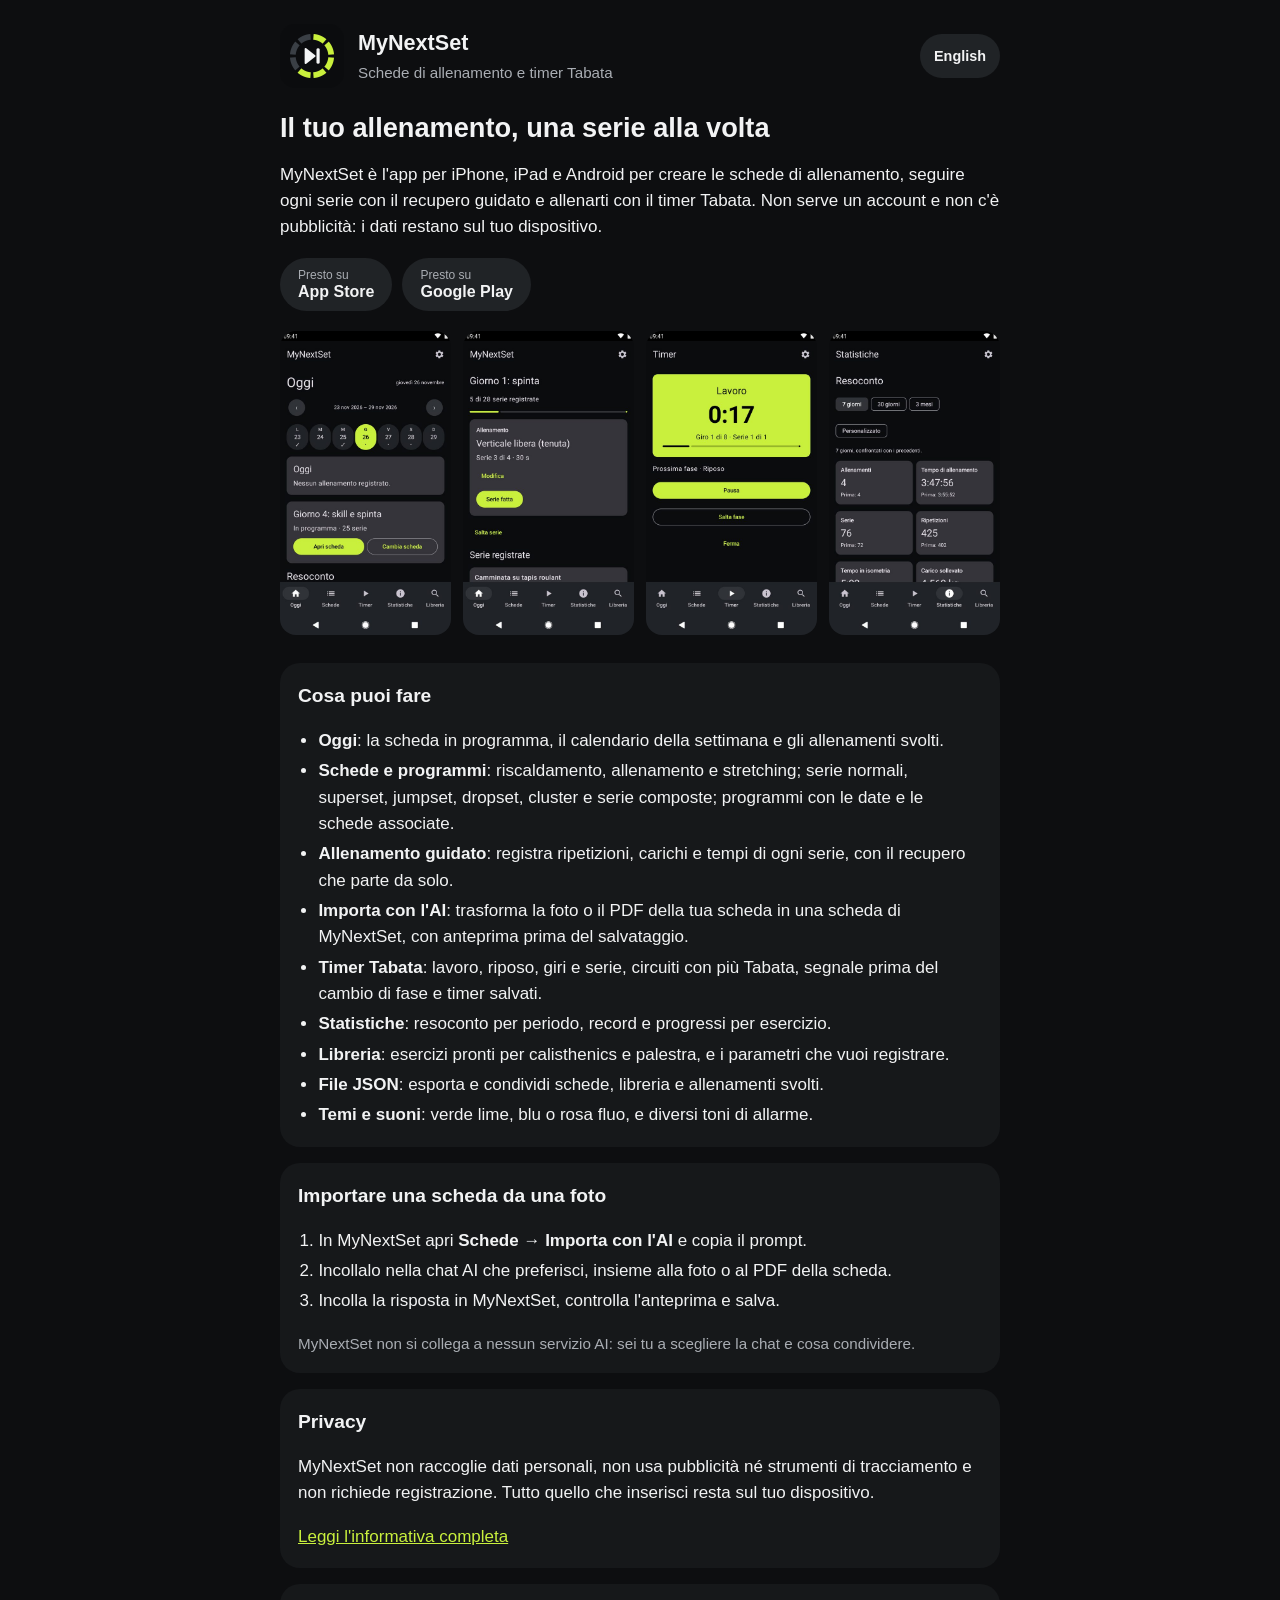
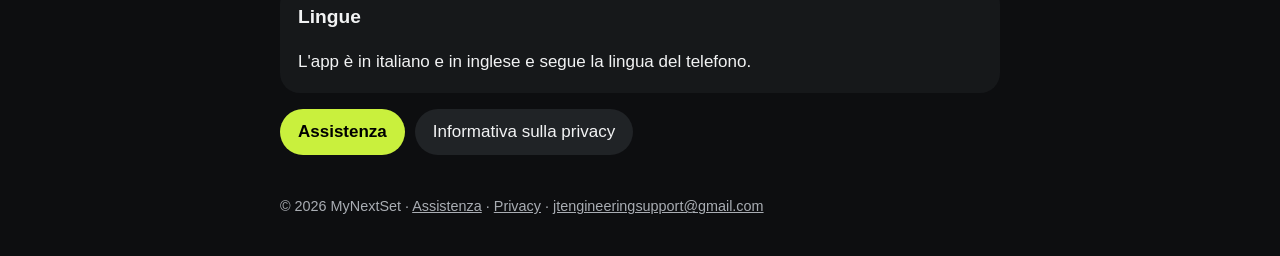
<file: index.html>
<!doctype html>
<html lang="it">
<head>
  <meta charset="utf-8">
  <meta name="viewport" content="width=device-width, initial-scale=1, viewport-fit=cover">
  <title>MyNextSet – Schede di allenamento e timer Tabata</title>
  <meta name="description" content="MyNextSet è l'app per iPhone, iPad e Android per creare le schede di allenamento, seguire ogni serie con il recupero guidato e usare il timer Tabata. Senza account: i dati restano sul dispositivo.">
  <meta name="theme-color" content="#0d0e10">
  <meta property="og:title" content="MyNextSet – Schede di allenamento e timer Tabata">
  <meta property="og:description" content="Crea le tue schede o importale da una foto, segui ogni serie e allenati con il timer Tabata. Senza account, dati sul tuo dispositivo.">
  <meta property="og:image" content="https://dm1l1t0.github.io/mynextset_support/icona.png">
  <link rel="alternate" hreflang="it" href="https://dm1l1t0.github.io/mynextset_support/">
  <link rel="alternate" hreflang="en" href="https://dm1l1t0.github.io/mynextset_support/en/">
  <link rel="icon" type="image/png" href="favicon.png">
  <link rel="apple-touch-icon" href="apple-touch-icon.png">
  <link rel="stylesheet" href="stile.css">
</head>
<body>
<main>
  <header>
    <img src="icona.png" alt="" width="64" height="64">
    <div class="marchio">
      <strong>MyNextSet</strong>
      <span>Schede di allenamento e timer Tabata</span>
    </div>
    <a class="lingua" href="en/" hreflang="en" lang="en">English</a>
  </header>

  <h1>Il tuo allenamento, una serie alla volta</h1>
  <p>MyNextSet è l'app per iPhone, iPad e Android per creare le schede di allenamento, seguire ogni serie con il recupero guidato e allenarti con il timer Tabata. Non serve un account e non c'è pubblicità: i dati restano sul tuo dispositivo.</p>

  <div class="links">
    <span class="store"><small>Presto su</small><strong>App Store</strong></span>
    <span class="store"><small>Presto su</small><strong>Google Play</strong></span>
  </div>

  <div class="galleria">
    <img src="img/it/01-oggi.jpg" alt="Oggi: calendario della settimana e scheda in programma" width="540" height="960">
    <img src="img/it/03-allenamento.jpg" alt="Allenamento guidato con le serie registrate" width="540" height="960" loading="lazy">
    <img src="img/it/04-tabata.jpg" alt="Timer Tabata in corso, fase di lavoro" width="540" height="960" loading="lazy">
    <img src="img/it/06-statistiche.jpg" alt="Statistiche: resoconto della settimana" width="540" height="960" loading="lazy">
  </div>

  <div class="card">
    <h2>Cosa puoi fare</h2>
    <ul>
      <li><strong>Oggi</strong>: la scheda in programma, il calendario della settimana e gli allenamenti svolti.</li>
      <li><strong>Schede e programmi</strong>: riscaldamento, allenamento e stretching; serie normali, superset, jumpset, dropset, cluster e serie composte; programmi con le date e le schede associate.</li>
      <li><strong>Allenamento guidato</strong>: registra ripetizioni, carichi e tempi di ogni serie, con il recupero che parte da solo.</li>
      <li><strong>Importa con l'AI</strong>: trasforma la foto o il PDF della tua scheda in una scheda di MyNextSet, con anteprima prima del salvataggio.</li>
      <li><strong>Timer Tabata</strong>: lavoro, riposo, giri e serie, circuiti con più Tabata, segnale prima del cambio di fase e timer salvati.</li>
      <li><strong>Statistiche</strong>: resoconto per periodo, record e progressi per esercizio.</li>
      <li><strong>Libreria</strong>: esercizi pronti per calisthenics e palestra, e i parametri che vuoi registrare.</li>
      <li><strong>File JSON</strong>: esporta e condividi schede, libreria e allenamenti svolti.</li>
      <li><strong>Temi e suoni</strong>: verde lime, blu o rosa fluo, e diversi toni di allarme.</li>
    </ul>
  </div>

  <div class="card">
    <h2>Importare una scheda da una foto</h2>
    <ol>
      <li>In MyNextSet apri <strong>Schede → Importa con l'AI</strong> e copia il prompt.</li>
      <li>Incollalo nella chat AI che preferisci, insieme alla foto o al PDF della scheda.</li>
      <li>Incolla la risposta in MyNextSet, controlla l'anteprima e salva.</li>
    </ol>
    <p class="muted">MyNextSet non si collega a nessun servizio AI: sei tu a scegliere la chat e cosa condividere.</p>
  </div>

  <div class="card">
    <h2>Privacy</h2>
    <p>MyNextSet non raccoglie dati personali, non usa pubblicità né strumenti di tracciamento e non richiede registrazione. Tutto quello che inserisci resta sul tuo dispositivo.</p>
    <p><a href="privacy.html">Leggi l'informativa completa</a></p>
  </div>

  <div class="card">
    <h2>Lingue</h2>
    <p>L'app è in italiano e in inglese e segue la lingua del telefono.</p>
  </div>

  <div class="links">
    <a class="button" href="supporto.html">Assistenza</a>
    <a href="privacy.html">Informativa sulla privacy</a>
  </div>

  <footer>
    <p>© 2026 MyNextSet · <a href="supporto.html">Assistenza</a> · <a href="privacy.html">Privacy</a> · <a href="mailto:jtengineeringsupport@gmail.com">jtengineeringsupport@gmail.com</a></p>
  </footer>
</main>
</body>
</html>
</file>
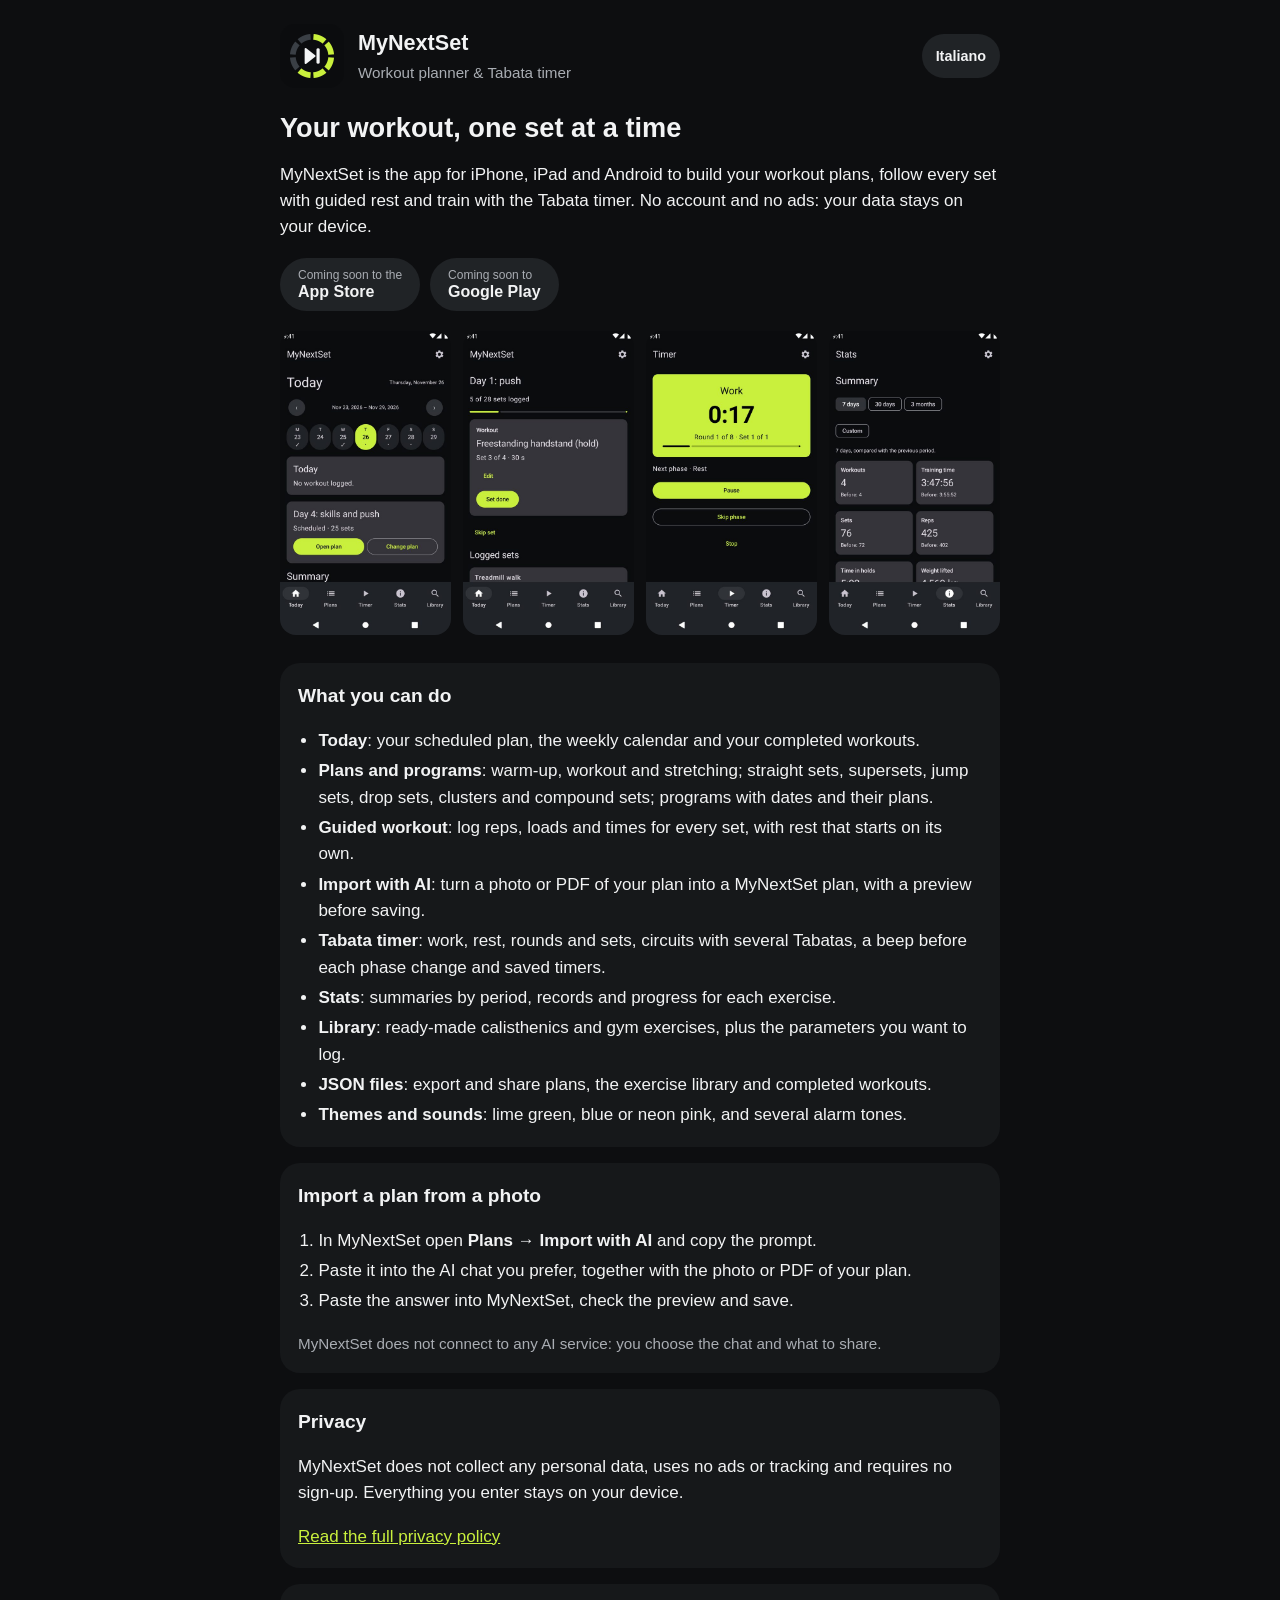
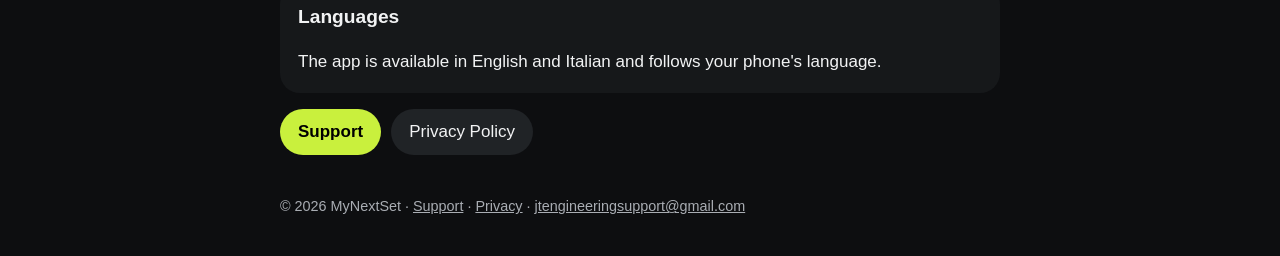
<file: en/index.html>
<!doctype html>
<html lang="en">
<head>
  <meta charset="utf-8">
  <meta name="viewport" content="width=device-width, initial-scale=1, viewport-fit=cover">
  <title>MyNextSet – Workout Planner &amp; Tabata Timer</title>
  <meta name="description" content="MyNextSet is a workout planner and Tabata timer for iPhone, iPad and Android. Build your plans, follow every set with guided rest and run Tabata circuits. No account: your data stays on your device.">
  <meta name="theme-color" content="#0d0e10">
  <meta property="og:title" content="MyNextSet – Workout Planner &amp; Tabata Timer">
  <meta property="og:description" content="Build your plans or import them from a photo, follow every set and train with the Tabata timer. No account, data stays on your device.">
  <meta property="og:image" content="https://dm1l1t0.github.io/mynextset_support/icona.png">
  <link rel="alternate" hreflang="it" href="https://dm1l1t0.github.io/mynextset_support/">
  <link rel="alternate" hreflang="en" href="https://dm1l1t0.github.io/mynextset_support/en/">
  <link rel="icon" type="image/png" href="../favicon.png">
  <link rel="apple-touch-icon" href="../apple-touch-icon.png">
  <link rel="stylesheet" href="../stile.css">
</head>
<body>
<main>
  <header>
    <img src="../icona.png" alt="" width="64" height="64">
    <div class="marchio">
      <strong>MyNextSet</strong>
      <span>Workout planner &amp; Tabata timer</span>
    </div>
    <a class="lingua" href="../" hreflang="it" lang="it">Italiano</a>
  </header>

  <h1>Your workout, one set at a time</h1>
  <p>MyNextSet is the app for iPhone, iPad and Android to build your workout plans, follow every set with guided rest and train with the Tabata timer. No account and no ads: your data stays on your device.</p>

  <div class="links">
    <span class="store"><small>Coming soon to the</small><strong>App Store</strong></span>
    <span class="store"><small>Coming soon to</small><strong>Google Play</strong></span>
  </div>

  <div class="galleria">
    <img src="../img/en/01-today.jpg" alt="Today: weekly calendar and scheduled plan" width="540" height="960">
    <img src="../img/en/03-workout.jpg" alt="Guided workout with logged sets" width="540" height="960" loading="lazy">
    <img src="../img/en/04-tabata.jpg" alt="Tabata timer running, work phase" width="540" height="960" loading="lazy">
    <img src="../img/en/06-stats.jpg" alt="Stats: weekly summary" width="540" height="960" loading="lazy">
  </div>

  <div class="card">
    <h2>What you can do</h2>
    <ul>
      <li><strong>Today</strong>: your scheduled plan, the weekly calendar and your completed workouts.</li>
      <li><strong>Plans and programs</strong>: warm-up, workout and stretching; straight sets, supersets, jump sets, drop sets, clusters and compound sets; programs with dates and their plans.</li>
      <li><strong>Guided workout</strong>: log reps, loads and times for every set, with rest that starts on its own.</li>
      <li><strong>Import with AI</strong>: turn a photo or PDF of your plan into a MyNextSet plan, with a preview before saving.</li>
      <li><strong>Tabata timer</strong>: work, rest, rounds and sets, circuits with several Tabatas, a beep before each phase change and saved timers.</li>
      <li><strong>Stats</strong>: summaries by period, records and progress for each exercise.</li>
      <li><strong>Library</strong>: ready-made calisthenics and gym exercises, plus the parameters you want to log.</li>
      <li><strong>JSON files</strong>: export and share plans, the exercise library and completed workouts.</li>
      <li><strong>Themes and sounds</strong>: lime green, blue or neon pink, and several alarm tones.</li>
    </ul>
  </div>

  <div class="card">
    <h2>Import a plan from a photo</h2>
    <ol>
      <li>In MyNextSet open <strong>Plans → Import with AI</strong> and copy the prompt.</li>
      <li>Paste it into the AI chat you prefer, together with the photo or PDF of your plan.</li>
      <li>Paste the answer into MyNextSet, check the preview and save.</li>
    </ol>
    <p class="muted">MyNextSet does not connect to any AI service: you choose the chat and what to share.</p>
  </div>

  <div class="card">
    <h2>Privacy</h2>
    <p>MyNextSet does not collect any personal data, uses no ads or tracking and requires no sign-up. Everything you enter stays on your device.</p>
    <p><a href="privacy.html">Read the full privacy policy</a></p>
  </div>

  <div class="card">
    <h2>Languages</h2>
    <p>The app is available in English and Italian and follows your phone's language.</p>
  </div>

  <div class="links">
    <a class="button" href="support.html">Support</a>
    <a href="privacy.html">Privacy Policy</a>
  </div>

  <footer>
    <p>© 2026 MyNextSet · <a href="support.html">Support</a> · <a href="privacy.html">Privacy</a> · <a href="mailto:jtengineeringsupport@gmail.com">jtengineeringsupport@gmail.com</a></p>
  </footer>
</main>
</body>
</html>
</file>
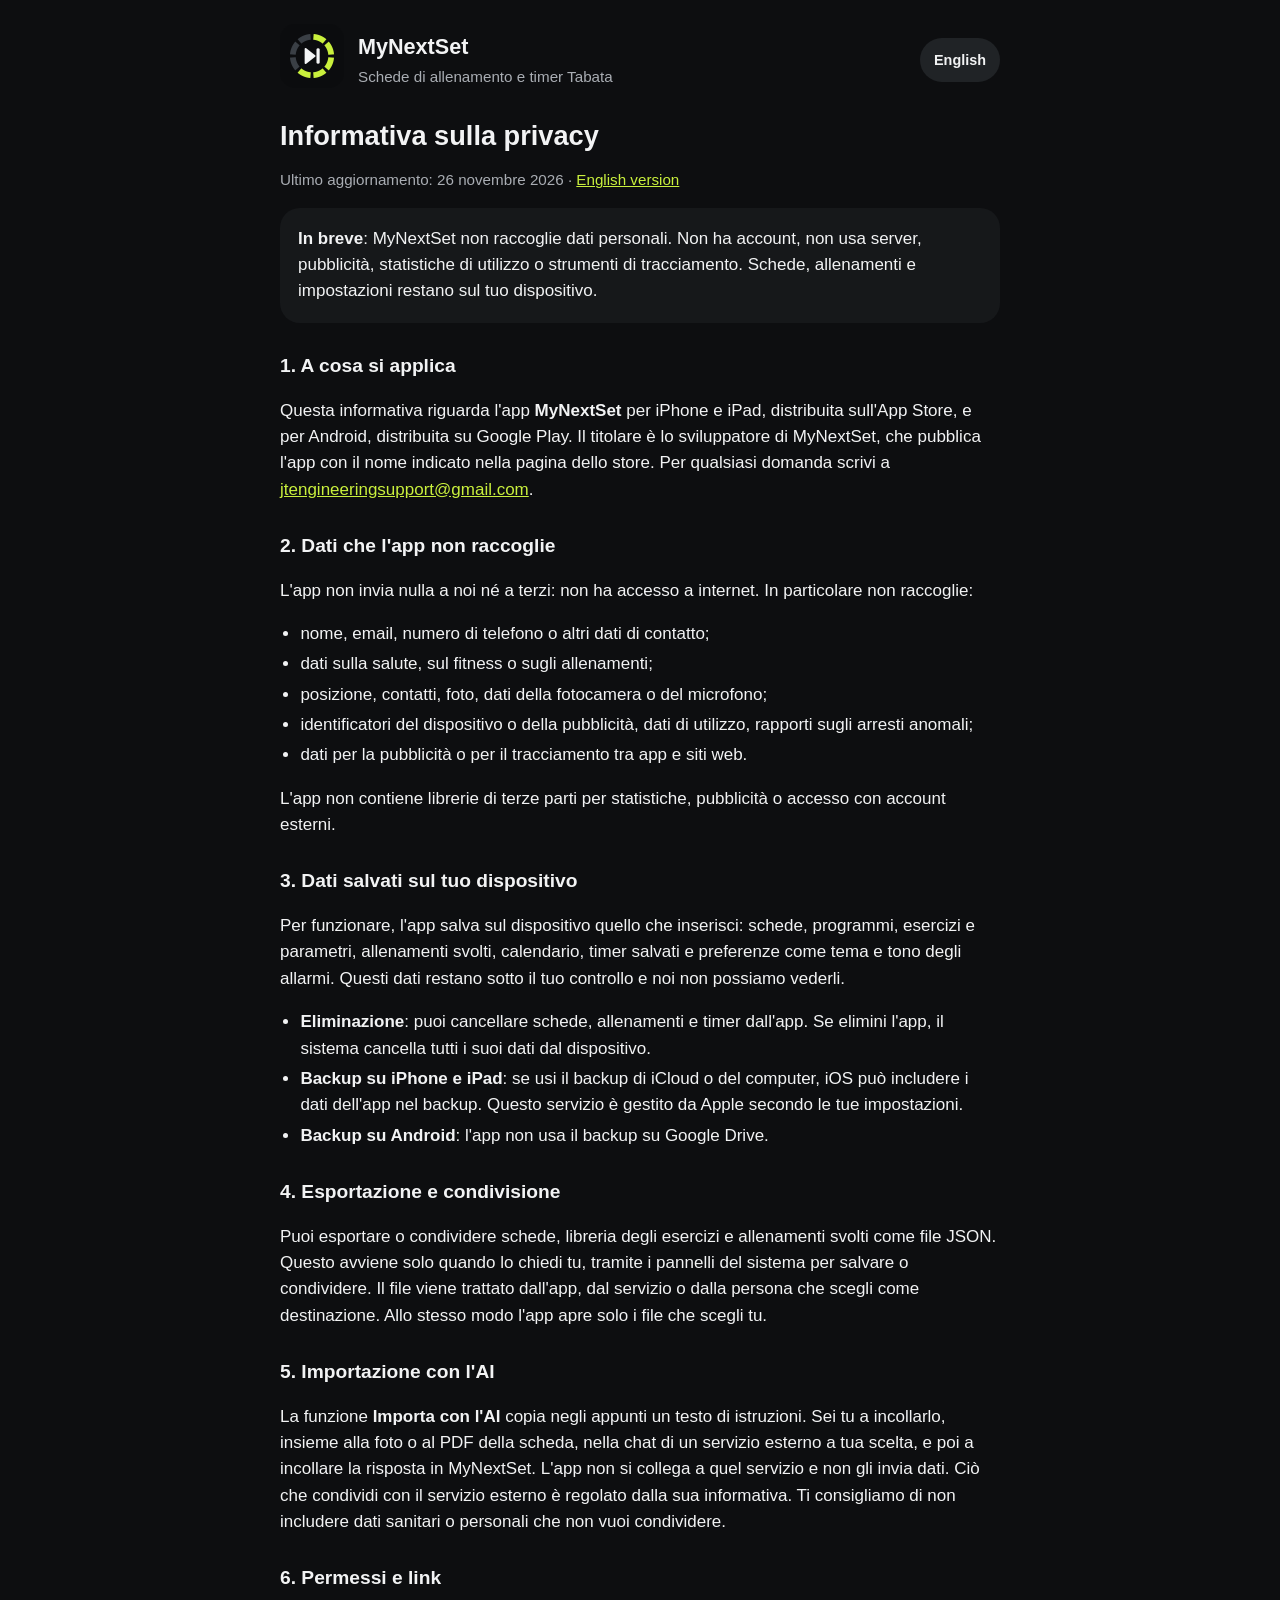
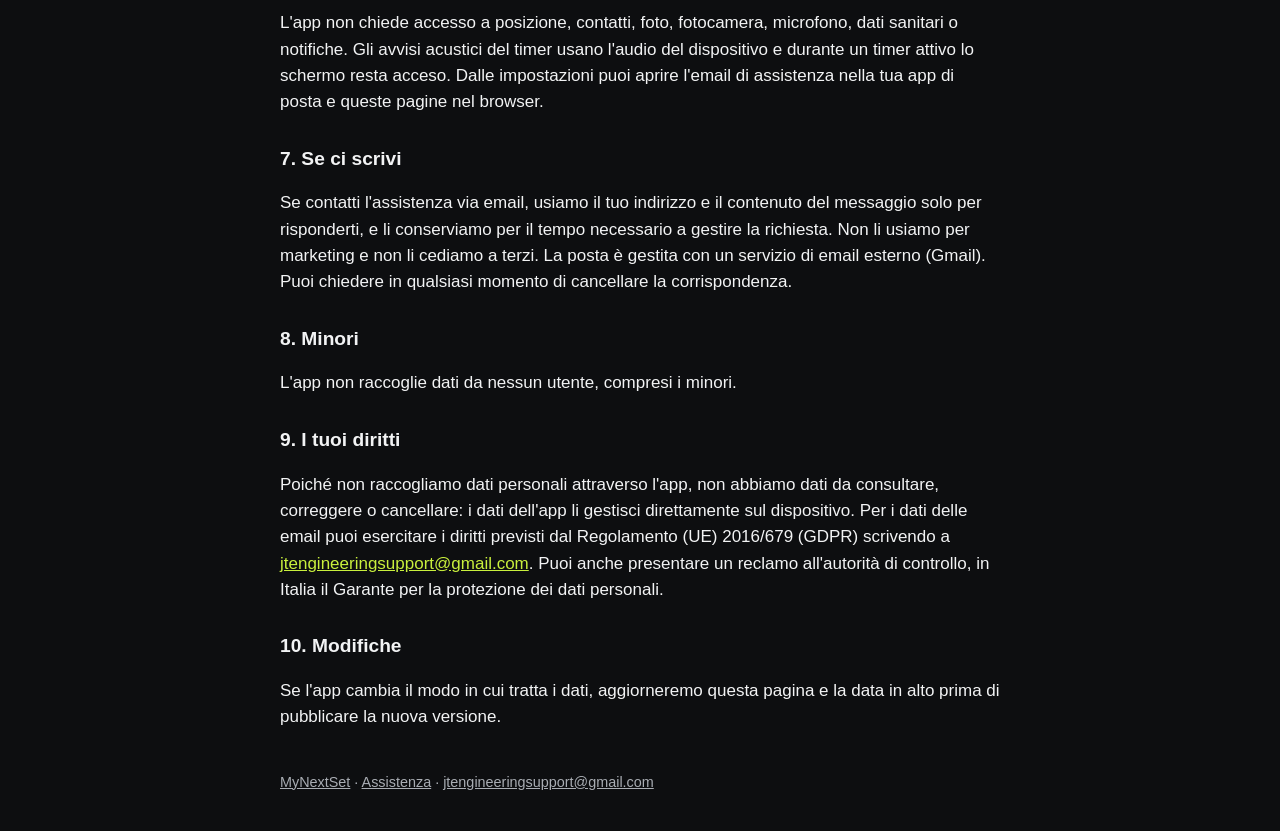
<file: privacy.html>
<!doctype html>
<html lang="it">
<head>
  <meta charset="utf-8">
  <meta name="viewport" content="width=device-width, initial-scale=1, viewport-fit=cover">
  <title>Informativa sulla privacy – MyNextSet</title>
  <meta name="description" content="Informativa sulla privacy dell'app MyNextSet per iPhone, iPad e Android: nessun dato raccolto, dati solo sul dispositivo.">
  <meta name="theme-color" content="#0d0e10">
  <link rel="alternate" hreflang="it" href="https://dm1l1t0.github.io/mynextset_support/privacy.html">
  <link rel="alternate" hreflang="en" href="https://dm1l1t0.github.io/mynextset_support/en/privacy.html">
  <link rel="icon" type="image/png" href="favicon.png">
  <link rel="apple-touch-icon" href="apple-touch-icon.png">
  <link rel="stylesheet" href="stile.css">
</head>
<body>
<main>
  <header>
    <a href="./"><img src="icona.png" alt="" width="64" height="64"></a>
    <a class="marchio" href="./"><strong>MyNextSet</strong><span>Schede di allenamento e timer Tabata</span></a>
    <a class="lingua" href="en/privacy.html" hreflang="en" lang="en">English</a>
  </header>

  <h1>Informativa sulla privacy</h1>
  <p class="muted">Ultimo aggiornamento: 26 novembre 2026 · <a href="en/privacy.html" hreflang="en" lang="en">English version</a></p>

  <div class="card">
    <p><strong>In breve</strong>: MyNextSet non raccoglie dati personali. Non ha account, non usa server, pubblicità, statistiche di utilizzo o strumenti di tracciamento. Schede, allenamenti e impostazioni restano sul tuo dispositivo.</p>
  </div>

  <h2>1. A cosa si applica</h2>
  <p>Questa informativa riguarda l'app <strong>MyNextSet</strong> per iPhone e iPad, distribuita sull'App Store, e per Android, distribuita su Google Play. Il titolare è lo sviluppatore di MyNextSet, che pubblica l'app con il nome indicato nella pagina dello store. Per qualsiasi domanda scrivi a <a href="mailto:jtengineeringsupport@gmail.com">jtengineeringsupport@gmail.com</a>.</p>

  <h2>2. Dati che l'app non raccoglie</h2>
  <p>L'app non invia nulla a noi né a terzi: non ha accesso a internet. In particolare non raccoglie:</p>
  <ul>
    <li>nome, email, numero di telefono o altri dati di contatto;</li>
    <li>dati sulla salute, sul fitness o sugli allenamenti;</li>
    <li>posizione, contatti, foto, dati della fotocamera o del microfono;</li>
    <li>identificatori del dispositivo o della pubblicità, dati di utilizzo, rapporti sugli arresti anomali;</li>
    <li>dati per la pubblicità o per il tracciamento tra app e siti web.</li>
  </ul>
  <p>L'app non contiene librerie di terze parti per statistiche, pubblicità o accesso con account esterni.</p>

  <h2>3. Dati salvati sul tuo dispositivo</h2>
  <p>Per funzionare, l'app salva sul dispositivo quello che inserisci: schede, programmi, esercizi e parametri, allenamenti svolti, calendario, timer salvati e preferenze come tema e tono degli allarmi. Questi dati restano sotto il tuo controllo e noi non possiamo vederli.</p>
  <ul>
    <li><strong>Eliminazione</strong>: puoi cancellare schede, allenamenti e timer dall'app. Se elimini l'app, il sistema cancella tutti i suoi dati dal dispositivo.</li>
    <li><strong>Backup su iPhone e iPad</strong>: se usi il backup di iCloud o del computer, iOS può includere i dati dell'app nel backup. Questo servizio è gestito da Apple secondo le tue impostazioni.</li>
    <li><strong>Backup su Android</strong>: l'app non usa il backup su Google Drive.</li>
  </ul>

  <h2>4. Esportazione e condivisione</h2>
  <p>Puoi esportare o condividere schede, libreria degli esercizi e allenamenti svolti come file JSON. Questo avviene solo quando lo chiedi tu, tramite i pannelli del sistema per salvare o condividere. Il file viene trattato dall'app, dal servizio o dalla persona che scegli come destinazione. Allo stesso modo l'app apre solo i file che scegli tu.</p>

  <h2>5. Importazione con l'AI</h2>
  <p>La funzione <strong>Importa con l'AI</strong> copia negli appunti un testo di istruzioni. Sei tu a incollarlo, insieme alla foto o al PDF della scheda, nella chat di un servizio esterno a tua scelta, e poi a incollare la risposta in MyNextSet. L'app non si collega a quel servizio e non gli invia dati. Ciò che condividi con il servizio esterno è regolato dalla sua informativa. Ti consigliamo di non includere dati sanitari o personali che non vuoi condividere.</p>

  <h2>6. Permessi e link</h2>
  <p>L'app non chiede accesso a posizione, contatti, foto, fotocamera, microfono, dati sanitari o notifiche. Gli avvisi acustici del timer usano l'audio del dispositivo e durante un timer attivo lo schermo resta acceso. Dalle impostazioni puoi aprire l'email di assistenza nella tua app di posta e queste pagine nel browser.</p>

  <h2>7. Se ci scrivi</h2>
  <p>Se contatti l'assistenza via email, usiamo il tuo indirizzo e il contenuto del messaggio solo per risponderti, e li conserviamo per il tempo necessario a gestire la richiesta. Non li usiamo per marketing e non li cediamo a terzi. La posta è gestita con un servizio di email esterno (Gmail). Puoi chiedere in qualsiasi momento di cancellare la corrispondenza.</p>

  <h2>8. Minori</h2>
  <p>L'app non raccoglie dati da nessun utente, compresi i minori.</p>

  <h2>9. I tuoi diritti</h2>
  <p>Poiché non raccogliamo dati personali attraverso l'app, non abbiamo dati da consultare, correggere o cancellare: i dati dell'app li gestisci direttamente sul dispositivo. Per i dati delle email puoi esercitare i diritti previsti dal Regolamento (UE) 2016/679 (GDPR) scrivendo a <a href="mailto:jtengineeringsupport@gmail.com">jtengineeringsupport@gmail.com</a>. Puoi anche presentare un reclamo all'autorità di controllo, in Italia il Garante per la protezione dei dati personali.</p>

  <h2>10. Modifiche</h2>
  <p>Se l'app cambia il modo in cui tratta i dati, aggiorneremo questa pagina e la data in alto prima di pubblicare la nuova versione.</p>

  <footer>
    <p><a href="./">MyNextSet</a> · <a href="supporto.html">Assistenza</a> · <a href="mailto:jtengineeringsupport@gmail.com">jtengineeringsupport@gmail.com</a></p>
  </footer>
</main>
</body>
</html>
</file>
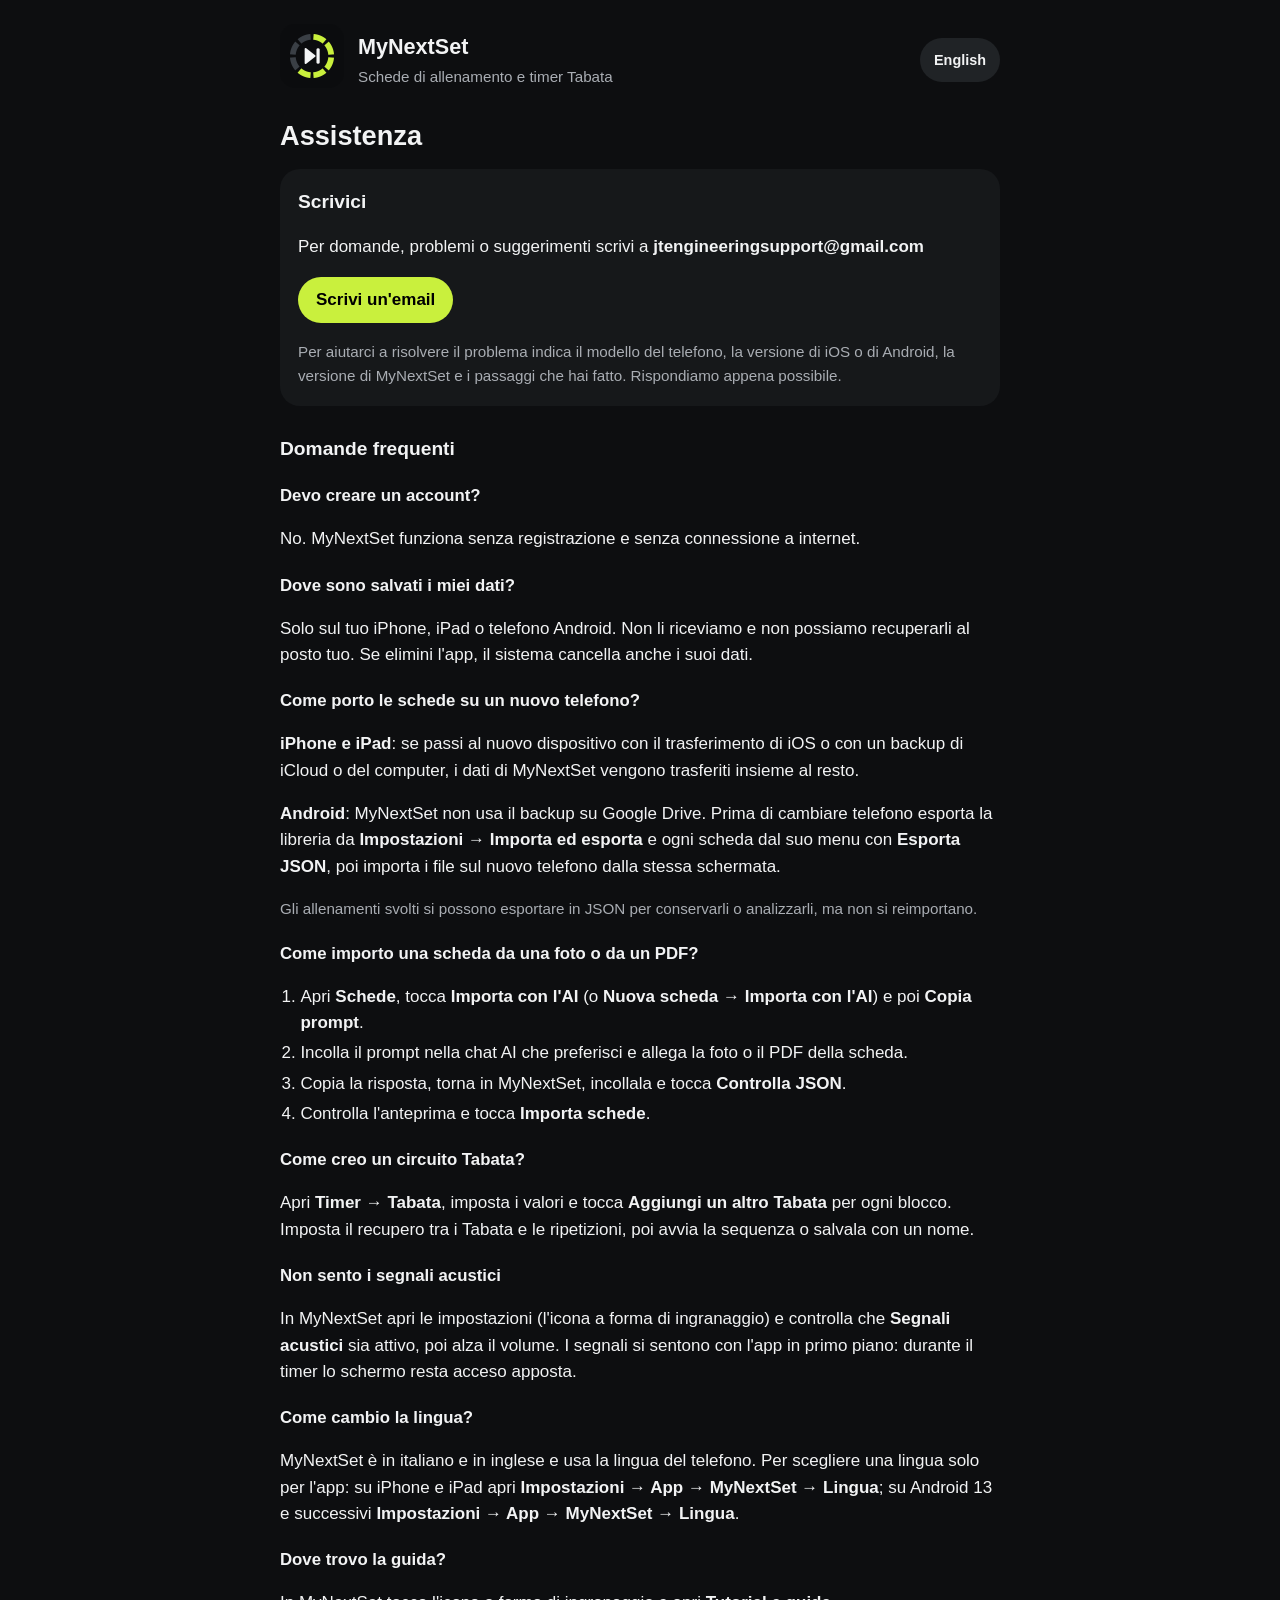
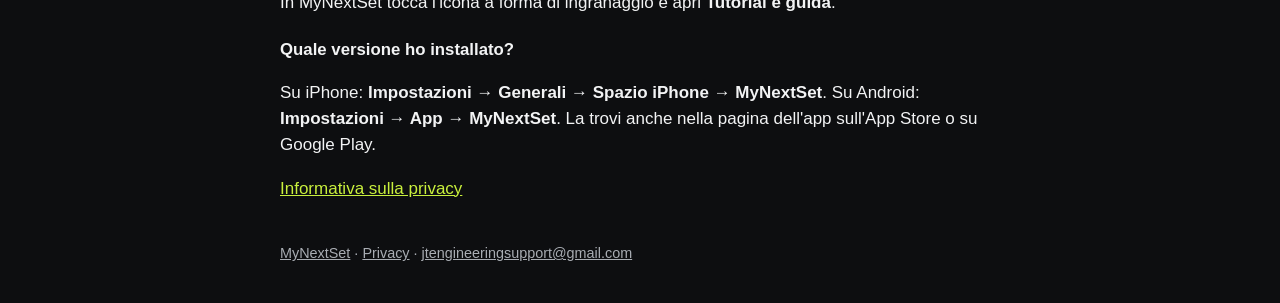
<file: supporto.html>
<!doctype html>
<html lang="it">
<head>
  <meta charset="utf-8">
  <meta name="viewport" content="width=device-width, initial-scale=1, viewport-fit=cover">
  <title>Assistenza – MyNextSet</title>
  <meta name="description" content="Assistenza per l'app MyNextSet per iPhone, iPad e Android: contatti e risposte alle domande frequenti.">
  <meta name="theme-color" content="#0d0e10">
  <link rel="alternate" hreflang="it" href="https://dm1l1t0.github.io/mynextset_support/supporto.html">
  <link rel="alternate" hreflang="en" href="https://dm1l1t0.github.io/mynextset_support/en/support.html">
  <link rel="icon" type="image/png" href="favicon.png">
  <link rel="apple-touch-icon" href="apple-touch-icon.png">
  <link rel="stylesheet" href="stile.css">
</head>
<body>
<main>
  <header>
    <a href="./"><img src="icona.png" alt="" width="64" height="64"></a>
    <a class="marchio" href="./"><strong>MyNextSet</strong><span>Schede di allenamento e timer Tabata</span></a>
    <a class="lingua" href="en/support.html" hreflang="en" lang="en">English</a>
  </header>

  <h1>Assistenza</h1>

  <div class="card">
    <h2>Scrivici</h2>
    <p>Per domande, problemi o suggerimenti scrivi a <strong>jtengineeringsupport@gmail.com</strong></p>
    <p><a class="button" href="mailto:jtengineeringsupport@gmail.com?subject=MyNextSet%20-%20Assistenza">Scrivi un'email</a></p>
    <p class="muted">Per aiutarci a risolvere il problema indica il modello del telefono, la versione di iOS o di Android, la versione di MyNextSet e i passaggi che hai fatto. Rispondiamo appena possibile.</p>
  </div>

  <h2>Domande frequenti</h2>

  <h3>Devo creare un account?</h3>
  <p>No. MyNextSet funziona senza registrazione e senza connessione a internet.</p>

  <h3>Dove sono salvati i miei dati?</h3>
  <p>Solo sul tuo iPhone, iPad o telefono Android. Non li riceviamo e non possiamo recuperarli al posto tuo. Se elimini l'app, il sistema cancella anche i suoi dati.</p>

  <h3>Come porto le schede su un nuovo telefono?</h3>
  <p><strong>iPhone e iPad</strong>: se passi al nuovo dispositivo con il trasferimento di iOS o con un backup di iCloud o del computer, i dati di MyNextSet vengono trasferiti insieme al resto.</p>
  <p><strong>Android</strong>: MyNextSet non usa il backup su Google Drive. Prima di cambiare telefono esporta la libreria da <strong>Impostazioni → Importa ed esporta</strong> e ogni scheda dal suo menu con <strong>Esporta JSON</strong>, poi importa i file sul nuovo telefono dalla stessa schermata.</p>
  <p class="muted">Gli allenamenti svolti si possono esportare in JSON per conservarli o analizzarli, ma non si reimportano.</p>

  <h3>Come importo una scheda da una foto o da un PDF?</h3>
  <ol>
    <li>Apri <strong>Schede</strong>, tocca <strong>Importa con l'AI</strong> (o <strong>Nuova scheda → Importa con l'AI</strong>) e poi <strong>Copia prompt</strong>.</li>
    <li>Incolla il prompt nella chat AI che preferisci e allega la foto o il PDF della scheda.</li>
    <li>Copia la risposta, torna in MyNextSet, incollala e tocca <strong>Controlla JSON</strong>.</li>
    <li>Controlla l'anteprima e tocca <strong>Importa schede</strong>.</li>
  </ol>

  <h3>Come creo un circuito Tabata?</h3>
  <p>Apri <strong>Timer → Tabata</strong>, imposta i valori e tocca <strong>Aggiungi un altro Tabata</strong> per ogni blocco. Imposta il recupero tra i Tabata e le ripetizioni, poi avvia la sequenza o salvala con un nome.</p>

  <h3>Non sento i segnali acustici</h3>
  <p>In MyNextSet apri le impostazioni (l'icona a forma di ingranaggio) e controlla che <strong>Segnali acustici</strong> sia attivo, poi alza il volume. I segnali si sentono con l'app in primo piano: durante il timer lo schermo resta acceso apposta.</p>

  <h3>Come cambio la lingua?</h3>
  <p>MyNextSet è in italiano e in inglese e usa la lingua del telefono. Per scegliere una lingua solo per l'app: su iPhone e iPad apri <strong>Impostazioni → App → MyNextSet → Lingua</strong>; su Android 13 e successivi <strong>Impostazioni → App → MyNextSet → Lingua</strong>.</p>

  <h3>Dove trovo la guida?</h3>
  <p>In MyNextSet tocca l'icona a forma di ingranaggio e apri <strong>Tutorial e guida</strong>.</p>

  <h3>Quale versione ho installato?</h3>
  <p>Su iPhone: <strong>Impostazioni → Generali → Spazio iPhone → MyNextSet</strong>. Su Android: <strong>Impostazioni → App → MyNextSet</strong>. La trovi anche nella pagina dell'app sull'App Store o su Google Play.</p>

  <p><a href="privacy.html">Informativa sulla privacy</a></p>

  <footer>
    <p><a href="./">MyNextSet</a> · <a href="privacy.html">Privacy</a> · <a href="mailto:jtengineeringsupport@gmail.com">jtengineeringsupport@gmail.com</a></p>
  </footer>
</main>
</body>
</html>
</file>
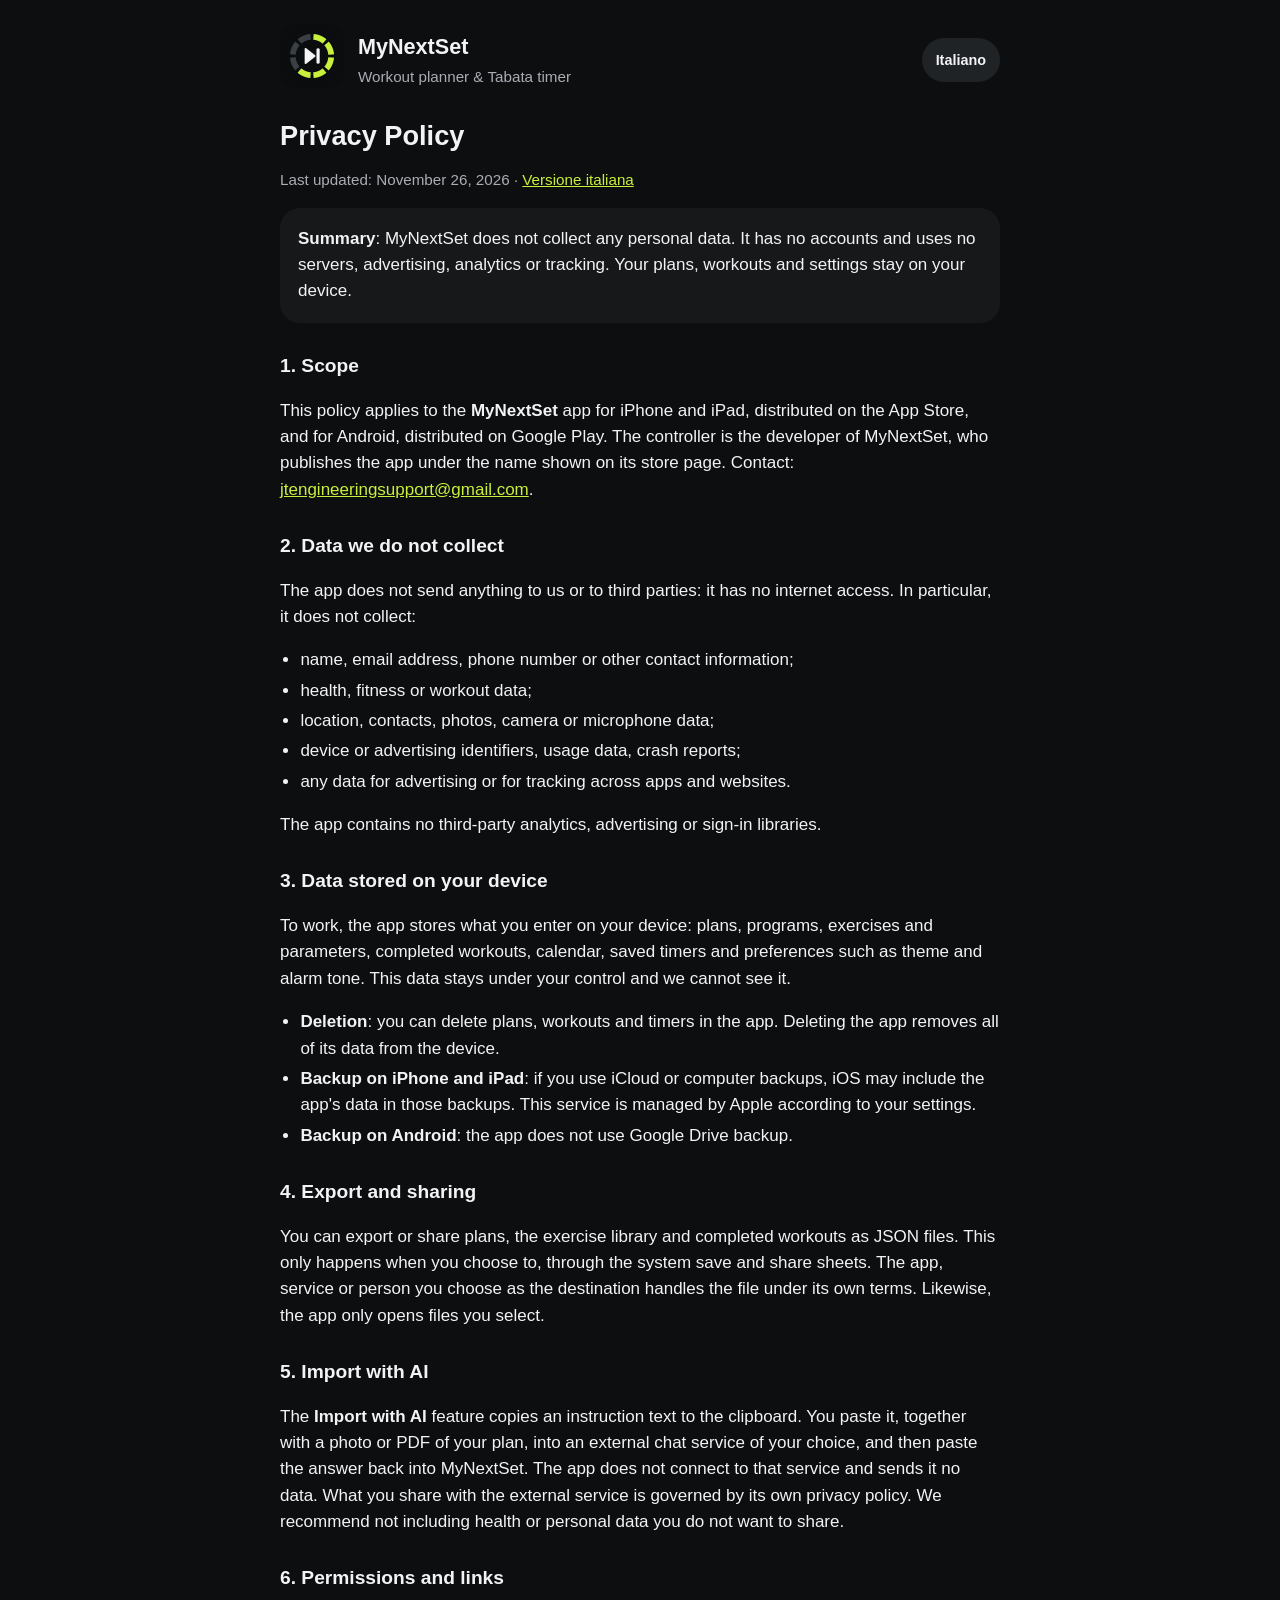
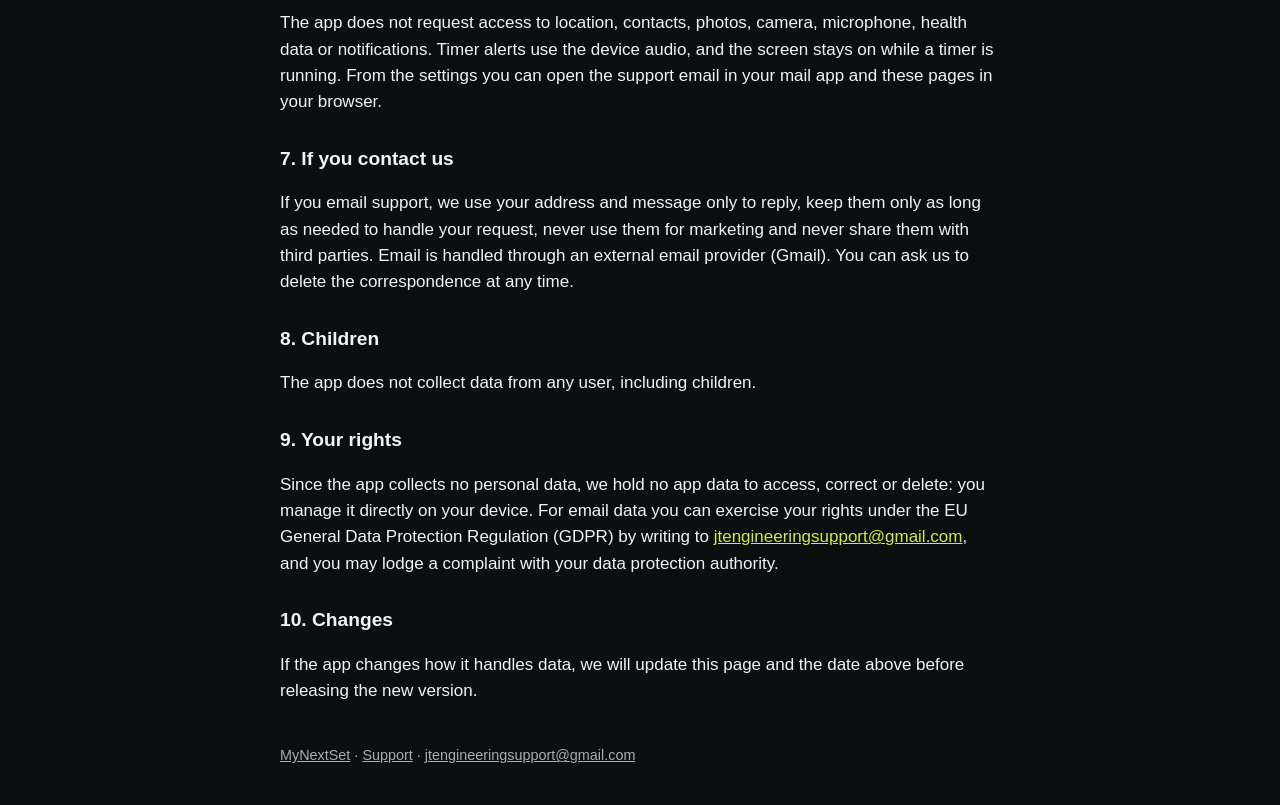
<file: en/privacy.html>
<!doctype html>
<html lang="en">
<head>
  <meta charset="utf-8">
  <meta name="viewport" content="width=device-width, initial-scale=1, viewport-fit=cover">
  <title>Privacy Policy – MyNextSet</title>
  <meta name="description" content="Privacy policy of the MyNextSet app for iPhone, iPad and Android: no data collected, data stays on your device.">
  <meta name="theme-color" content="#0d0e10">
  <link rel="alternate" hreflang="it" href="https://dm1l1t0.github.io/mynextset_support/privacy.html">
  <link rel="alternate" hreflang="en" href="https://dm1l1t0.github.io/mynextset_support/en/privacy.html">
  <link rel="icon" type="image/png" href="../favicon.png">
  <link rel="apple-touch-icon" href="../apple-touch-icon.png">
  <link rel="stylesheet" href="../stile.css">
</head>
<body>
<main>
  <header>
    <a href="./"><img src="../icona.png" alt="" width="64" height="64"></a>
    <a class="marchio" href="./"><strong>MyNextSet</strong><span>Workout planner &amp; Tabata timer</span></a>
    <a class="lingua" href="../privacy.html" hreflang="it" lang="it">Italiano</a>
  </header>

  <h1>Privacy Policy</h1>
  <p class="muted">Last updated: November 26, 2026 · <a href="../privacy.html" hreflang="it" lang="it">Versione italiana</a></p>

  <div class="card">
    <p><strong>Summary</strong>: MyNextSet does not collect any personal data. It has no accounts and uses no servers, advertising, analytics or tracking. Your plans, workouts and settings stay on your device.</p>
  </div>

  <h2>1. Scope</h2>
  <p>This policy applies to the <strong>MyNextSet</strong> app for iPhone and iPad, distributed on the App Store, and for Android, distributed on Google Play. The controller is the developer of MyNextSet, who publishes the app under the name shown on its store page. Contact: <a href="mailto:jtengineeringsupport@gmail.com">jtengineeringsupport@gmail.com</a>.</p>

  <h2>2. Data we do not collect</h2>
  <p>The app does not send anything to us or to third parties: it has no internet access. In particular, it does not collect:</p>
  <ul>
    <li>name, email address, phone number or other contact information;</li>
    <li>health, fitness or workout data;</li>
    <li>location, contacts, photos, camera or microphone data;</li>
    <li>device or advertising identifiers, usage data, crash reports;</li>
    <li>any data for advertising or for tracking across apps and websites.</li>
  </ul>
  <p>The app contains no third-party analytics, advertising or sign-in libraries.</p>

  <h2>3. Data stored on your device</h2>
  <p>To work, the app stores what you enter on your device: plans, programs, exercises and parameters, completed workouts, calendar, saved timers and preferences such as theme and alarm tone. This data stays under your control and we cannot see it.</p>
  <ul>
    <li><strong>Deletion</strong>: you can delete plans, workouts and timers in the app. Deleting the app removes all of its data from the device.</li>
    <li><strong>Backup on iPhone and iPad</strong>: if you use iCloud or computer backups, iOS may include the app's data in those backups. This service is managed by Apple according to your settings.</li>
    <li><strong>Backup on Android</strong>: the app does not use Google Drive backup.</li>
  </ul>

  <h2>4. Export and sharing</h2>
  <p>You can export or share plans, the exercise library and completed workouts as JSON files. This only happens when you choose to, through the system save and share sheets. The app, service or person you choose as the destination handles the file under its own terms. Likewise, the app only opens files you select.</p>

  <h2>5. Import with AI</h2>
  <p>The <strong>Import with AI</strong> feature copies an instruction text to the clipboard. You paste it, together with a photo or PDF of your plan, into an external chat service of your choice, and then paste the answer back into MyNextSet. The app does not connect to that service and sends it no data. What you share with the external service is governed by its own privacy policy. We recommend not including health or personal data you do not want to share.</p>

  <h2>6. Permissions and links</h2>
  <p>The app does not request access to location, contacts, photos, camera, microphone, health data or notifications. Timer alerts use the device audio, and the screen stays on while a timer is running. From the settings you can open the support email in your mail app and these pages in your browser.</p>

  <h2>7. If you contact us</h2>
  <p>If you email support, we use your address and message only to reply, keep them only as long as needed to handle your request, never use them for marketing and never share them with third parties. Email is handled through an external email provider (Gmail). You can ask us to delete the correspondence at any time.</p>

  <h2>8. Children</h2>
  <p>The app does not collect data from any user, including children.</p>

  <h2>9. Your rights</h2>
  <p>Since the app collects no personal data, we hold no app data to access, correct or delete: you manage it directly on your device. For email data you can exercise your rights under the EU General Data Protection Regulation (GDPR) by writing to <a href="mailto:jtengineeringsupport@gmail.com">jtengineeringsupport@gmail.com</a>, and you may lodge a complaint with your data protection authority.</p>

  <h2>10. Changes</h2>
  <p>If the app changes how it handles data, we will update this page and the date above before releasing the new version.</p>

  <footer>
    <p><a href="./">MyNextSet</a> · <a href="support.html">Support</a> · <a href="mailto:jtengineeringsupport@gmail.com">jtengineeringsupport@gmail.com</a></p>
  </footer>
</main>
</body>
</html>
</file>
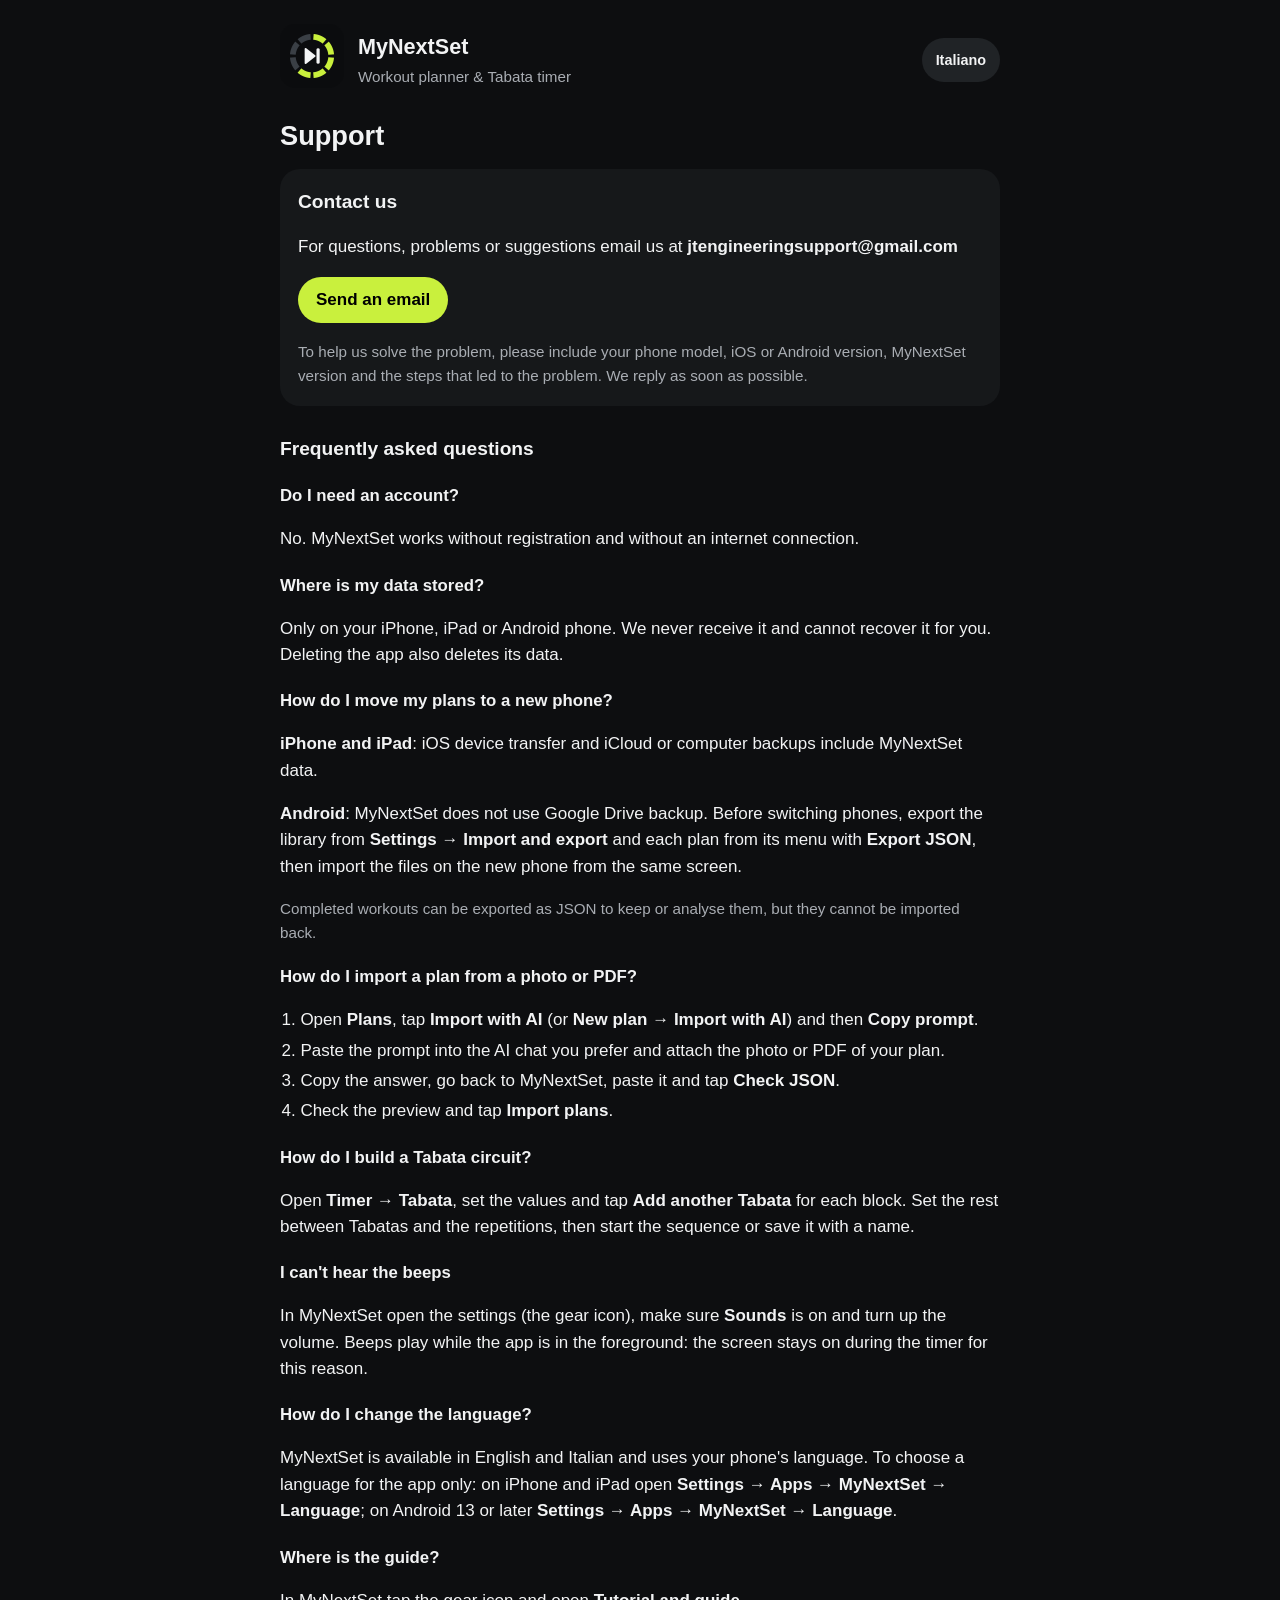
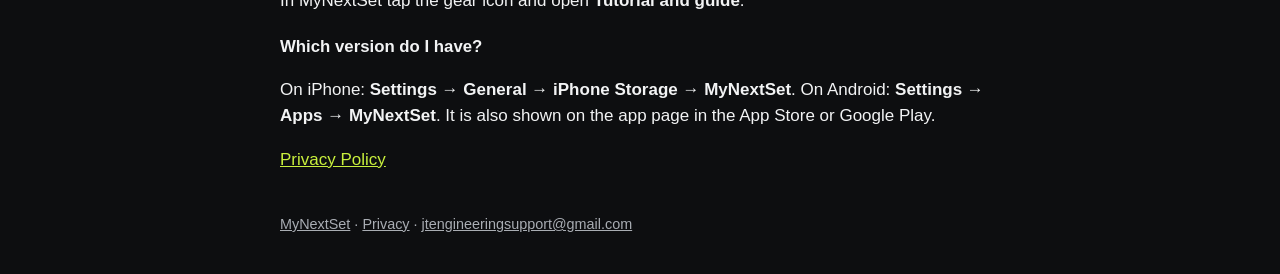
<file: en/support.html>
<!doctype html>
<html lang="en">
<head>
  <meta charset="utf-8">
  <meta name="viewport" content="width=device-width, initial-scale=1, viewport-fit=cover">
  <title>Support – MyNextSet</title>
  <meta name="description" content="Support for the MyNextSet app for iPhone, iPad and Android: contact and frequently asked questions.">
  <meta name="theme-color" content="#0d0e10">
  <link rel="alternate" hreflang="it" href="https://dm1l1t0.github.io/mynextset_support/supporto.html">
  <link rel="alternate" hreflang="en" href="https://dm1l1t0.github.io/mynextset_support/en/support.html">
  <link rel="icon" type="image/png" href="../favicon.png">
  <link rel="apple-touch-icon" href="../apple-touch-icon.png">
  <link rel="stylesheet" href="../stile.css">
</head>
<body>
<main>
  <header>
    <a href="./"><img src="../icona.png" alt="" width="64" height="64"></a>
    <a class="marchio" href="./"><strong>MyNextSet</strong><span>Workout planner &amp; Tabata timer</span></a>
    <a class="lingua" href="../supporto.html" hreflang="it" lang="it">Italiano</a>
  </header>

  <h1>Support</h1>

  <div class="card">
    <h2>Contact us</h2>
    <p>For questions, problems or suggestions email us at <strong>jtengineeringsupport@gmail.com</strong></p>
    <p><a class="button" href="mailto:jtengineeringsupport@gmail.com?subject=MyNextSet%20-%20Support">Send an email</a></p>
    <p class="muted">To help us solve the problem, please include your phone model, iOS or Android version, MyNextSet version and the steps that led to the problem. We reply as soon as possible.</p>
  </div>

  <h2>Frequently asked questions</h2>

  <h3>Do I need an account?</h3>
  <p>No. MyNextSet works without registration and without an internet connection.</p>

  <h3>Where is my data stored?</h3>
  <p>Only on your iPhone, iPad or Android phone. We never receive it and cannot recover it for you. Deleting the app also deletes its data.</p>

  <h3>How do I move my plans to a new phone?</h3>
  <p><strong>iPhone and iPad</strong>: iOS device transfer and iCloud or computer backups include MyNextSet data.</p>
  <p><strong>Android</strong>: MyNextSet does not use Google Drive backup. Before switching phones, export the library from <strong>Settings → Import and export</strong> and each plan from its menu with <strong>Export JSON</strong>, then import the files on the new phone from the same screen.</p>
  <p class="muted">Completed workouts can be exported as JSON to keep or analyse them, but they cannot be imported back.</p>

  <h3>How do I import a plan from a photo or PDF?</h3>
  <ol>
    <li>Open <strong>Plans</strong>, tap <strong>Import with AI</strong> (or <strong>New plan → Import with AI</strong>) and then <strong>Copy prompt</strong>.</li>
    <li>Paste the prompt into the AI chat you prefer and attach the photo or PDF of your plan.</li>
    <li>Copy the answer, go back to MyNextSet, paste it and tap <strong>Check JSON</strong>.</li>
    <li>Check the preview and tap <strong>Import plans</strong>.</li>
  </ol>

  <h3>How do I build a Tabata circuit?</h3>
  <p>Open <strong>Timer → Tabata</strong>, set the values and tap <strong>Add another Tabata</strong> for each block. Set the rest between Tabatas and the repetitions, then start the sequence or save it with a name.</p>

  <h3>I can't hear the beeps</h3>
  <p>In MyNextSet open the settings (the gear icon), make sure <strong>Sounds</strong> is on and turn up the volume. Beeps play while the app is in the foreground: the screen stays on during the timer for this reason.</p>

  <h3>How do I change the language?</h3>
  <p>MyNextSet is available in English and Italian and uses your phone's language. To choose a language for the app only: on iPhone and iPad open <strong>Settings → Apps → MyNextSet → Language</strong>; on Android 13 or later <strong>Settings → Apps → MyNextSet → Language</strong>.</p>

  <h3>Where is the guide?</h3>
  <p>In MyNextSet tap the gear icon and open <strong>Tutorial and guide</strong>.</p>

  <h3>Which version do I have?</h3>
  <p>On iPhone: <strong>Settings → General → iPhone Storage → MyNextSet</strong>. On Android: <strong>Settings → Apps → MyNextSet</strong>. It is also shown on the app page in the App Store or Google Play.</p>

  <p><a href="privacy.html">Privacy Policy</a></p>

  <footer>
    <p><a href="./">MyNextSet</a> · <a href="privacy.html">Privacy</a> · <a href="mailto:jtengineeringsupport@gmail.com">jtengineeringsupport@gmail.com</a></p>
  </footer>
</main>
</body>
</html>
</file>
<file: stile.css>
/* MyNextSet: stile delle pagine pubbliche (GitHub Pages). Stessi colori delle app. */
:root {
  --sfondo: #0d0e10;
  --scheda: #16181a;
  --superficie: #202326;
  --testo: #f2f3f4;
  --secondario: #a9adb3;
  --accento: #c9f03d;
  color-scheme: dark;
}

* { box-sizing: border-box; }

html { -webkit-text-size-adjust: 100%; }

body {
  margin: 0;
  background: var(--sfondo);
  color: var(--testo);
  font: 17px/1.55 -apple-system, BlinkMacSystemFont, "Segoe UI", Roboto, Helvetica, Arial, sans-serif;
  padding: max(16px, env(safe-area-inset-top)) max(16px, env(safe-area-inset-right))
           max(24px, env(safe-area-inset-bottom)) max(16px, env(safe-area-inset-left));
}

main { max-width: 720px; margin: 0 auto; }

header { display: flex; align-items: center; gap: 14px; margin: 8px 0 24px; }
header img { width: 64px; height: 64px; border-radius: 15px; flex: none; }
header a { color: inherit; text-decoration: none; }
header strong { display: block; font-size: 1.35rem; }
header span { color: var(--secondario); font-size: .95rem; }
header .marchio { flex: 1; min-width: 0; }
header .lingua {
  flex: none;
  display: inline-flex;
  align-items: center;
  min-height: 44px;
  padding: 8px 14px;
  border-radius: 999px;
  background: var(--superficie);
  color: var(--testo);
  font-size: .9rem;
  font-weight: 600;
}

h1 { font-size: 1.7rem; line-height: 1.2; margin: 0 0 8px; }
h2 { font-size: 1.2rem; margin: 28px 0 8px; }
h3 { font-size: 1.05rem; margin: 20px 0 6px; }
p, li { overflow-wrap: anywhere; }
ul, ol { padding-left: 1.2em; }
li + li { margin-top: 4px; }

a { color: var(--accento); }

.card {
  background: var(--scheda);
  border-radius: 20px;
  padding: 18px;
  margin: 16px 0;
}
.card > :first-child { margin-top: 0; }
.card > :last-child { margin-bottom: 0; }

.muted { color: var(--secondario); font-size: .95rem; }

.button {
  display: inline-flex;
  align-items: center;
  justify-content: center;
  min-height: 44px;
  padding: 10px 18px;
  border-radius: 999px;
  background: var(--accento);
  color: #000;
  font-weight: 600;
  text-decoration: none;
}

.links { display: flex; flex-wrap: wrap; gap: 10px; margin: 16px 0; }
.links a:not(.button), .store {
  display: inline-flex;
  align-items: center;
  min-height: 44px;
  padding: 10px 18px;
  border-radius: 999px;
  background: var(--superficie);
  color: var(--testo);
  text-decoration: none;
}
/* Pulsanti degli store: finché l'app non è pubblicata sono testi, poi diventano link. */
.store { flex-direction: column; align-items: flex-start; justify-content: center; line-height: 1.2; }
.store small { color: var(--secondario); font-size: .75rem; }
.store strong { font-size: 1rem; }

/* Screenshot: scorrono di lato sul telefono, stanno su una riga sullo schermo largo. */
.galleria {
  display: grid;
  grid-auto-flow: column;
  grid-auto-columns: minmax(150px, 1fr);
  gap: 12px;
  overflow-x: auto;
  scroll-snap-type: x mandatory;
  margin: 20px -16px;
  padding: 0 16px 8px;
  overscroll-behavior-x: contain;
}
.galleria img {
  display: block;
  width: 100%;
  height: auto;
  aspect-ratio: 9 / 16;
  border-radius: 16px;
  background: var(--scheda);
  scroll-snap-align: start;
}

hr { border: 0; border-top: 1px solid var(--superficie); margin: 36px 0; }

footer { margin-top: 40px; color: var(--secondario); font-size: .9rem; }
footer a { color: var(--secondario); }
</file>
